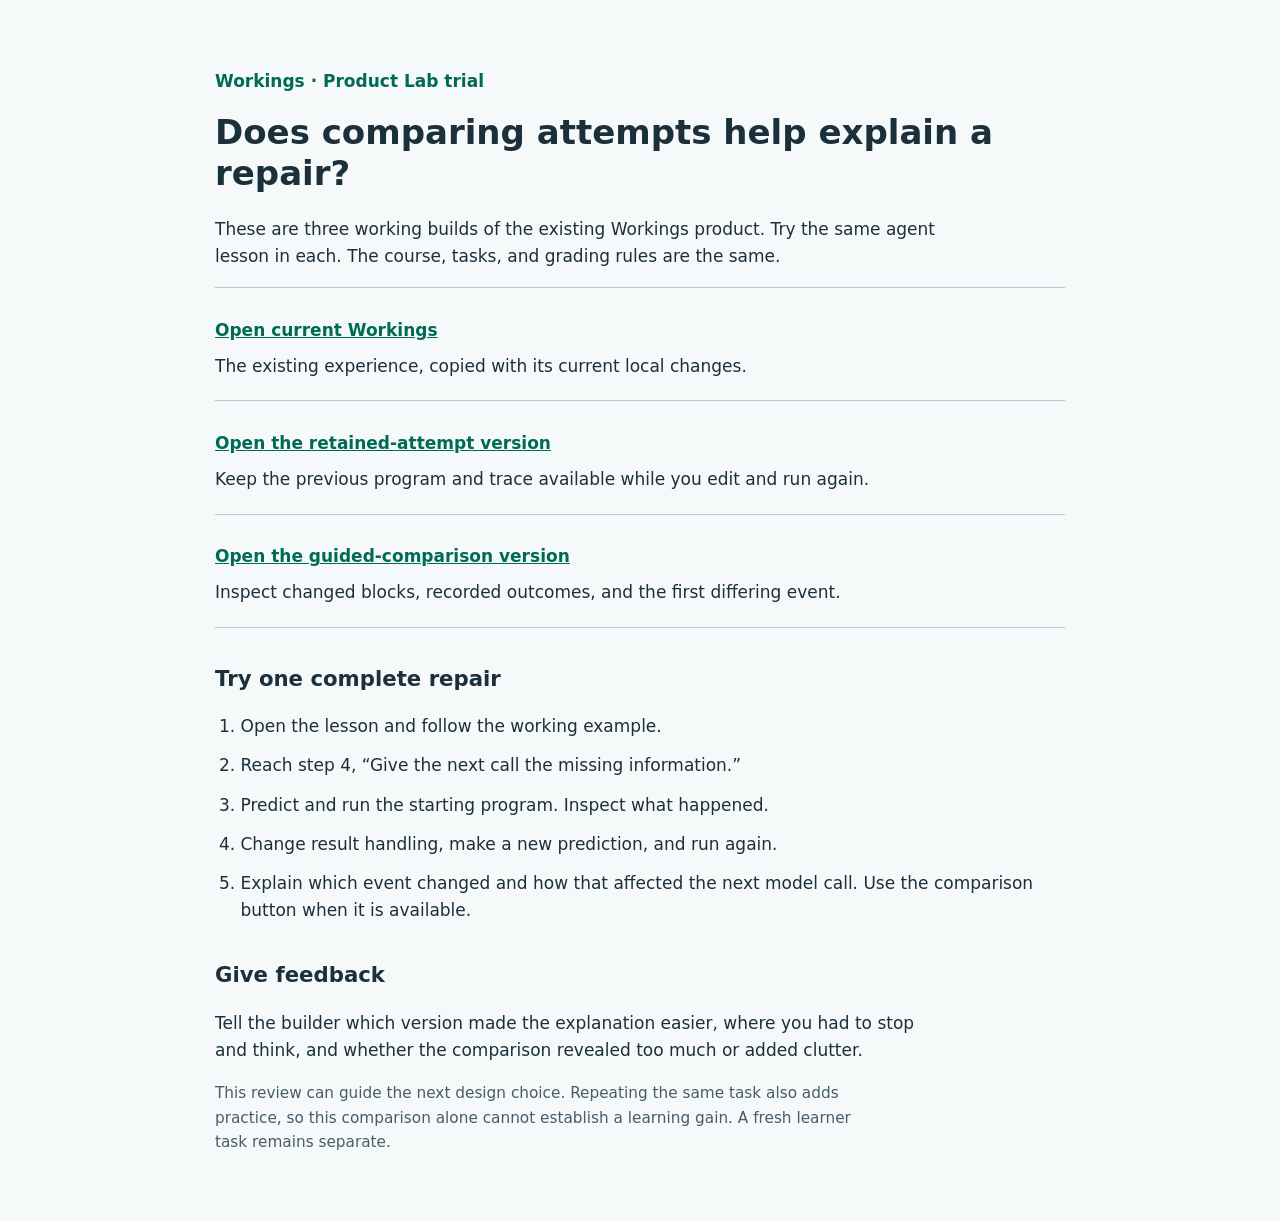
<file: trials/workings/review.html>
<!doctype html>
<html lang="en">
<head>
  <meta charset="utf-8">
  <meta name="viewport" content="width=device-width, initial-scale=1">
  <meta http-equiv="Content-Security-Policy" content="default-src 'none'; style-src 'unsafe-inline'; base-uri 'none'">
  <title>Workings product trial</title>
  <style>
    :root { color-scheme: light; font: 17px/1.6 system-ui, sans-serif; color: #1b303b; background: #f6f9fa; }
    body { margin: 0; }
    main { max-width: 850px; padding: 3rem 1.5rem; margin: auto; }
    h1 { font-size: 2rem; line-height: 1.2; margin: 0.4rem 0 1.3rem; }
    h2 { font-size: 1.25rem; margin-top: 2rem; }
    p { max-width: 68ch; }
    .brand { font-weight: bold; color: #006b54; }
    ol { padding-left: 1.5rem; }
    li { margin-block: 0.7rem; }
    .versions { list-style: none; padding: 0; border-top: 1px solid #b7c7cf; }
    .versions li { margin: 0; padding: 1.2rem 0; border-bottom: 1px solid #b7c7cf; }
    .versions a { display: inline-block; color: #006b54; font-weight: bold; padding-block: 0.5rem; }
    .versions p { margin: 0; }
    :focus-visible { outline: 3px solid #006b54; outline-offset: 4px; }
    .note { color: #465c69; font-size: 0.9rem; }
  </style>
</head>
<body><main>
  <p class="brand">Workings · Product Lab trial</p>
  <h1>Does comparing attempts help explain a repair?</h1>
  <p>These are three working builds of the existing Workings product.
    Try the same agent lesson in each. The course, tasks, and grading rules are the same.</p>
  <ul class="versions">
    <li><a href="baseline/index.html#/courses/ai/lessons/tool-using-agent">Open current Workings</a>
      <p>The existing experience, copied with its current local changes.</p></li>
    <li><a href="history-revised/index.html#/courses/ai/lessons/tool-using-agent">Open the retained-attempt version</a>
      <p>Keep the previous program and trace available while you edit and run again.</p></li>
    <li><a href="compare-revised/index.html#/courses/ai/lessons/tool-using-agent">Open the guided-comparison version</a>
      <p>Inspect changed blocks, recorded outcomes, and the first differing event.</p></li>
  </ul>
  <h2>Try one complete repair</h2>
  <ol>
    <li>Open the lesson and follow the working example.</li>
    <li>Reach step 4, “Give the next call the missing information.”</li>
    <li>Predict and run the starting program. Inspect what happened.</li>
    <li>Change result handling, make a new prediction, and run again.</li>
    <li>Explain which event changed and how that affected the next model call.
      Use the comparison button when it is available.</li>
  </ol>
  <h2>Give feedback</h2>
  <p>Tell the builder which version made the explanation easier, where you had to
    stop and think, and whether the comparison revealed too much or added clutter.</p>
  <p class="note">This review can guide the next design choice. Repeating the same task
    also adds practice, so this comparison alone cannot establish a learning gain.
    A fresh learner task remains separate.</p>
</main></body>
</html>
</file>
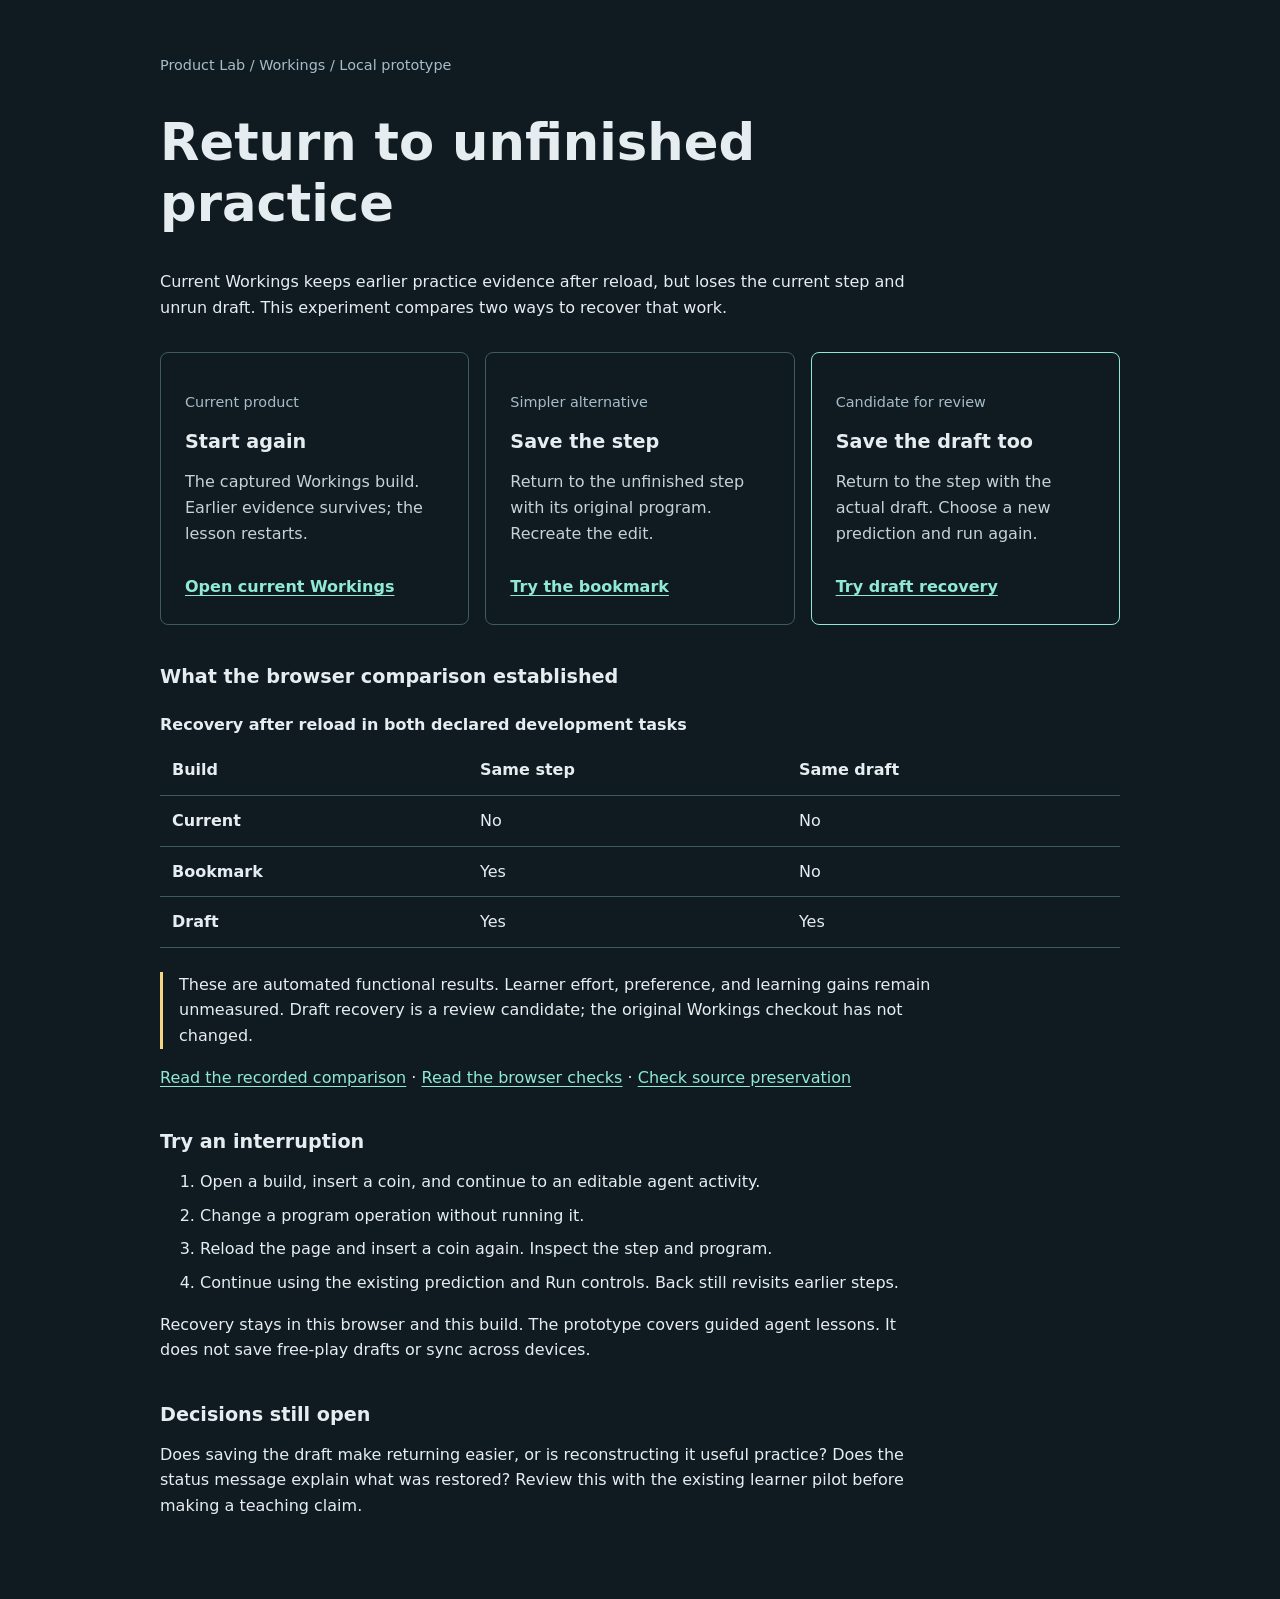
<file: trials/workings/recovery/review.html>
<!doctype html>
<html lang="en">
<meta charset="utf-8">
<meta name="viewport" content="width=device-width,initial-scale=1">
<title>Product Lab: Workings recovery</title>
<style>
  :root { color-scheme: light dark; font-family: system-ui, sans-serif; background: #101b21; color: #e6edf0; }
  body { max-width: 960px; margin: auto; padding: 40px 24px 64px; line-height: 1.6; }
  h1, h2 { line-height: 1.2; } h1 { font-size: clamp(2rem,5vw,3.2rem); max-width: 22ch; }
  h2 { font-size: 1.2rem; } p { max-width: 74ch; } a { color: #8fe9d5; text-underline-offset: .2em; }
  a:focus-visible { outline: 3px solid #f4d682; outline-offset: 5px; }
  .label { color: #a6bdc9; font-size: .9rem; } .choices { display: grid; grid-template-columns: repeat(3,1fr); gap: 16px; margin: 32px 0; }
  article { padding: 24px; border: 1px solid #405962; border-radius: 8px; }
  article p { color: #c5d2d9; } article a { display: inline-block; margin-top: 12px; font-weight: 650; }
  .candidate { border-color: #8fe9d5; } table { border-collapse: collapse; width: 100%; margin: 24px 0; }
  th, td { text-align: left; padding: 12px; border-bottom: 1px solid #405962; }
  caption { text-align: left; font-weight: 650; margin-bottom: 8px; }
  section { margin-top: 40px; } li { margin: 8px 0; } .note { padding-left: 16px; border-left: 3px solid #f4d682; }
  @media(max-width:700px) { .choices { grid-template-columns:1fr; } body { padding:24px 16px; } th,td { padding:10px 6px; } }
</style>
<body>
<header>
  <p class="label">Product Lab / Workings / Local prototype</p>
  <h1>Return to unfinished practice</h1>
  <p>Current Workings keeps earlier practice evidence after reload, but loses the current step and unrun draft. This experiment compares two ways to recover that work.</p>
</header>
<main>
  <div class="choices">
    <article>
      <p class="label">Current product</p><h2>Start again</h2>
      <p>The captured Workings build. Earlier evidence survives; the lesson restarts.</p>
      <a href="baseline/index.html#/courses/ai/lessons/tool-using-agent">Open current Workings</a>
    </article>
    <article>
      <p class="label">Simpler alternative</p><h2>Save the step</h2>
      <p>Return to the unfinished step with its original program. Recreate the edit.</p>
      <a href="bookmark/index.html#/courses/ai/lessons/tool-using-agent">Try the bookmark</a>
    </article>
    <article class="candidate">
      <p class="label">Candidate for review</p><h2>Save the draft too</h2>
      <p>Return to the step with the actual draft. Choose a new prediction and run again.</p>
      <a href="draft/index.html#/courses/ai/lessons/tool-using-agent">Try draft recovery</a>
    </article>
  </div>
  <section aria-labelledby="result-title">
    <h2 id="result-title">What the browser comparison established</h2>
    <table>
      <caption>Recovery after reload in both declared development tasks</caption>
      <thead><tr><th scope="col">Build</th><th scope="col">Same step</th><th scope="col">Same draft</th></tr></thead>
      <tbody>
        <tr><th scope="row">Current</th><td>No</td><td>No</td></tr>
        <tr><th scope="row">Bookmark</th><td>Yes</td><td>No</td></tr>
        <tr><th scope="row">Draft</th><td>Yes</td><td>Yes</td></tr>
      </tbody>
    </table>
    <p class="note">These are automated functional results. Learner effort, preference, and learning gains remain unmeasured. Draft recovery is a review candidate; the original Workings checkout has not changed.</p>
    <p><a href="recovery-results.json">Read the recorded comparison</a> · <a href="recovery-review-02/verification.json">Read the browser checks</a> · <a href="source-preservation.json">Check source preservation</a></p>
  </section>
  <section aria-labelledby="try-title">
    <h2 id="try-title">Try an interruption</h2>
    <ol>
      <li>Open a build, insert a coin, and continue to an editable agent activity.</li>
      <li>Change a program operation without running it.</li>
      <li>Reload the page and insert a coin again. Inspect the step and program.</li>
      <li>Continue using the existing prediction and Run controls. Back still revisits earlier steps.</li>
    </ol>
    <p>Recovery stays in this browser and this build. The prototype covers guided agent lessons. It does not save free-play drafts or sync across devices.</p>
  </section>
  <section aria-labelledby="next-title">
    <h2 id="next-title">Decisions still open</h2>
    <p>Does saving the draft make returning easier, or is reconstructing it useful practice? Does the status message explain what was restored? Review this with the existing learner pilot before making a teaching claim.</p>
  </section>
</main>
</body>
</html>
</file>
